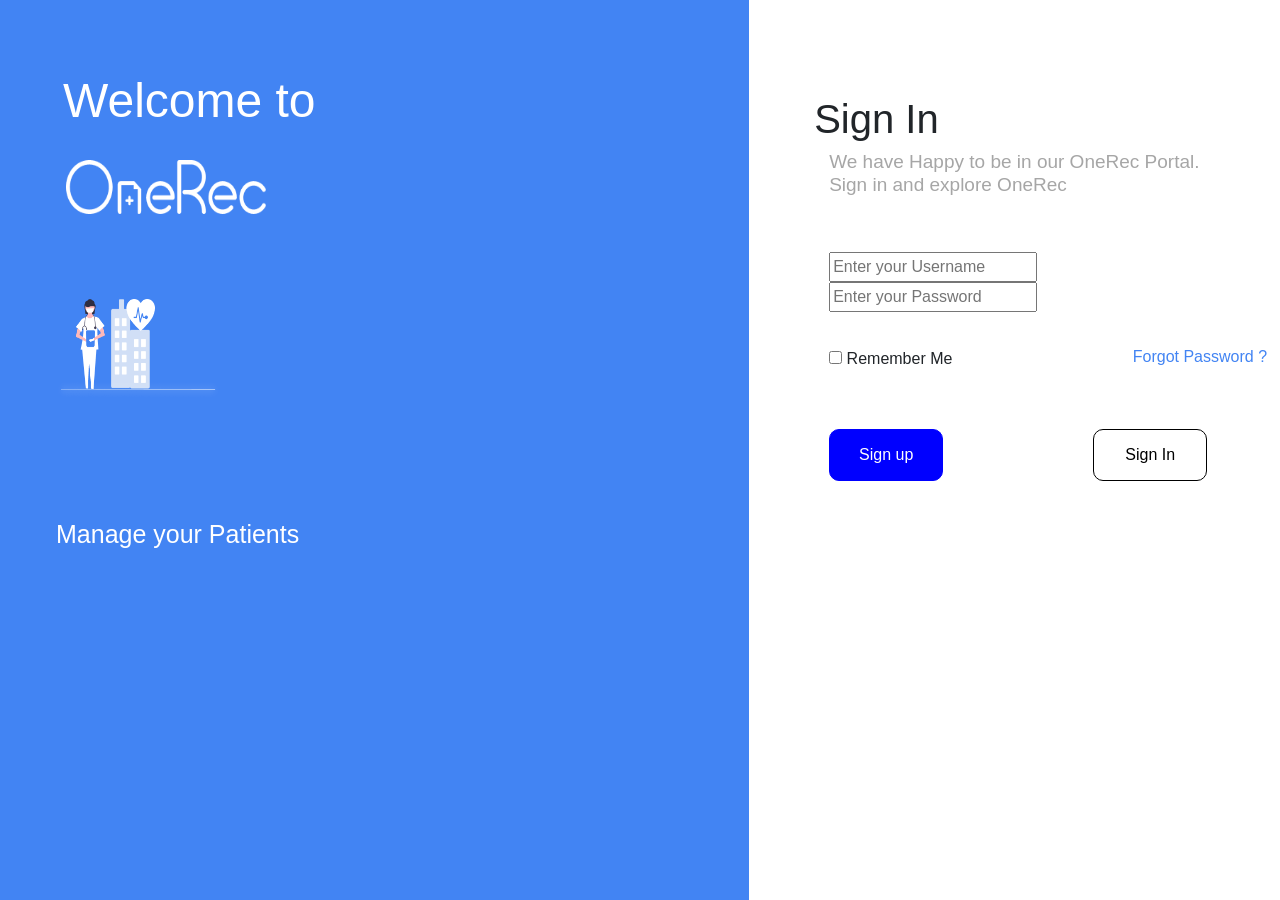
<file: Index.html>
<!DOCTYPE html>

<html>
    
    <head>
         <title>First Page</title>
        <link rel="stylesheet" href="Signin.css">
        <link rel="stylesheet" href="https://cdn.jsdelivr.net/npm/bootstrap@4.4.1/dist/css/bootstrap.min.css" integrity="sha384-Vkoo8x4CGsO3+Hhxv8T/Q5PaXtkKtu6ug5TOeNV6gBiFeWPGFN9MuhOf23Q9Ifjh" crossorigin="anonymous">
    </head>

    <body>
        <div class="row">
            <div class="col-7">
                <h1 class="well">Welcome to</h1>
                <img src="Images/Group 3597.png" class="pic-top"> <br>
                <img src="Images/Group 3599.png" class="pic-down">
                <h3 class="manage">Manage your Patients</h3>
            </div>

            <div class="col-5">
                <h1 class="sign">Sign In</h1>
                <h5 class="text">We have Happy to be in our OneRec Portal. <br> Sign in and explore OneRec</h5>
                <div class="mail">
                    <input type="text" placeholder="Enter your Username" id="user">
                </div>
                <div class="pass">
                   <input type="password" placeholder="Enter your Password" id="pass">
                </div>
                <div class="third">
                    <div>
                         <input type="checkbox" placeholder="remember me"> <span>Remember Me</span>
                    </div>
                   
                    <h6 class="for">Forgot Password ?</h6>
                </div>
                <div class="up">
                    <a href="Signup.html">
                        <button class="sup">Sign up</button>
                    </a>
                    
                    <button onclick="handlesignin()" class="in">Sign In</button>
                </div>

            </div>
        </div>
<!-- <h1>Testing purpose</h1> -->
        <script>
            function handlesignin() {

                let user = document.getElementById("user").value
                let pass = document.getElementById("pass").value

                let signinuser = localStorage.getItem("email")
                let signinpass = localStorage.getItem("password")

                if ( signinuser == user && signinpass == pass) {
                    alert("Login Success")
                    window.location.href="Dashboard.html"
                } 
                else{
                    alert("Login Failed")
                }

            }
        </script>
 
    </body>
</file>
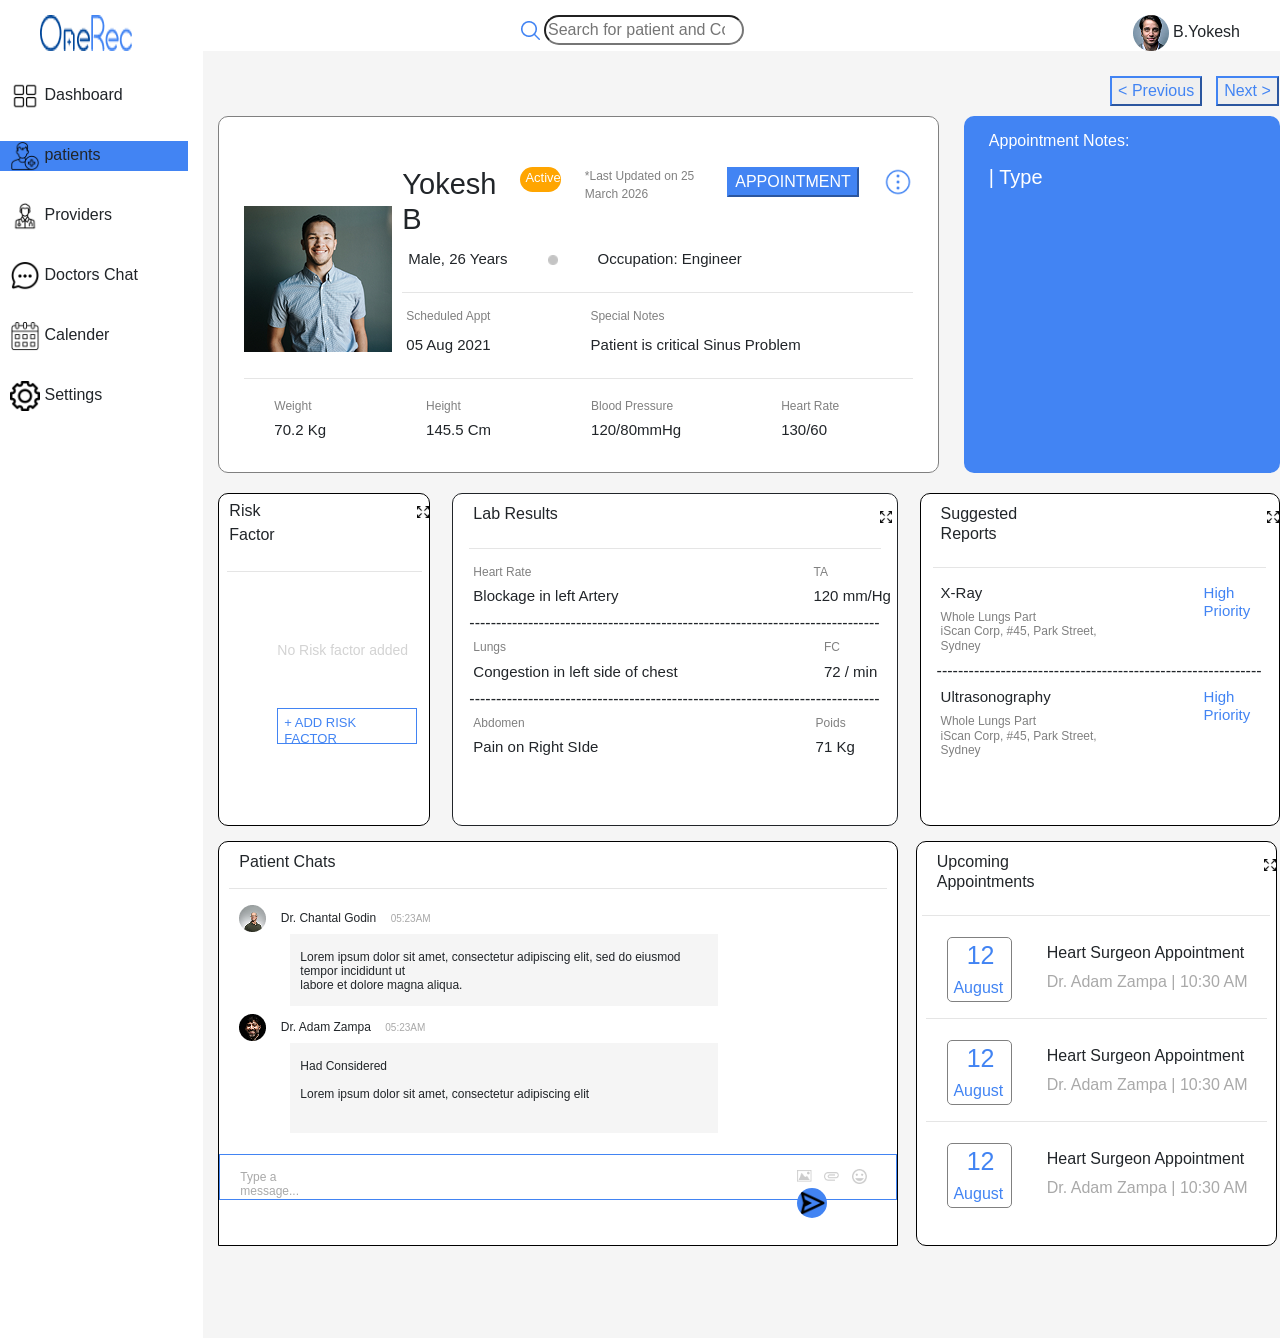
<file: Dashboard.html>
<!DOCTYPE html>
<html>
<head>
    <title>Document</title>
    <link rel="stylesheet" href="Dashboard.css">
    <link rel="stylesheet" href="https://cdn.jsdelivr.net/npm/bootstrap@4.4.1/dist/css/bootstrap.min.css" integrity="sha384-Vkoo8x4CGsO3+Hhxv8T/Q5PaXtkKtu6ug5TOeNV6gBiFeWPGFN9MuhOf23Q9Ifjh" crossorigin="anonymous">

</head>
<body>
      
    <div class="first-top">
         <img src="./Images/Group.png" class="image-top">
         <div>
          <img src="./Images/magnifying-glass (2).png"> 
          <input type="search" placeholder="Search for patient and Consultations" class="search-bar">
         </div>
         <div>
          <img src="./Images/Ellipse 5.png"/> <span class="text-top-first" id="result">B.Yokesh</span>
         </div>

    </div>

    <div class="row">

      <div class="col-2">
        <div style="padding-left: 10px;">
         <img src="./Side-images/dashboard.png" class="img-1"> <span>Dashboard</span>
        </div>

        <div class="second-logo">
              <img src="./Side-images/medical.png" class="img-1"> <span>patients</span>
        </div>
        <div style="padding-left: 10px;">
           <img src="./Side-images/medical-professional.png" class="img-1"> <span>Providers</span>
        </div>

        <div style="padding-left: 10px;">
          <img src="./Side-images/chat-bubble.png" class="img-1"> <span>Doctors Chat</span>
        </div>
         <div style="padding-left: 10px;">
          <img src="./Side-images/schedule.png" class="img-1"> <span>Calender</span>
         </div>
        <div style="padding-left: 10px;">
          <img src="./Side-images/settings.png" class="img-1"> <span>Settings</span>
        </div>
         
         
      </div>

      <div class="col-10">
        <div class="top-button">
          <a href="Signin.html">
               <button class="button">< Previous</button>
          </a>
          
          <button class="button">Next ></button>
        </div>


      <div class="firstline-box">

         <div class="first-box">
            <div class="total-top-1">
              <div class="side-img">
                <img src="./Images/Rectangle 14.png" style="padding-bottom: 10px;">
              </div>
                 <div class="right-top">
                   <div class="second-top">
                     <h1 style="font-size: 29px;">Yokesh B</h1>
                     <!-- <h1 style="font-size: 29px;" id="result"></h1> -->
                     <h6 class="active">Active</h6> <span class="line-1">*Last Updated on 25 March 2026</span>
                     <button class="appointment">APPOINTMENT</button>
                     <img src="./Images/fluent_more-circle-20-regular.png" class="icon">
                   </div>
                  <div class="second-top-2">
                   <h6 class="line-2">Male, 26 Years</h6> 
                   <img src="./Images/Ellipse 2.png" class="dot">
                   <h6 class="line-2">Occupation: Engineer</h6>
                  </div>
                  <hr>
                  <div class="second-top-3">
                    <h6 class="line-1">Scheduled Appt</h6>
                    <h6 class="line-1">Special Notes</h6>
                  </div>
                  <div class="second-top-4">
                    <h6 class="line-2">05 Aug 2021</h6>
                    <h6 class="line-2">Patient is critical Sinus Problem</h6>
                  </div>

                 </div>
             
            </div>

            <hr style="color: black;"">
          <div class="first-box-last">

            <div class="first-box-1">
              <div class="weight">
                <h6 class="line-1">Weight</h6>
                <h6 class="line-2">70.2 Kg</h6>
             </div>
             <div class="height">
                 <h6 class="line-1">Height</h6>
                <h6 class="line-2">145.5 Cm</h6>
             </div>
             <div class="BP">
                 <h6 class="line-1">Blood Pressure</h6>
                <h6 class="line-2">120/80mmHg</h6>
             </div>
             <div class="heart">
                 <h6 class="line-1">Heart Rate</h6>
                <h6 class="line-2">130/60</h6>
             </div>
            </div>
             
        </div>
        </div>

        <div class="second-box">

          <h6 class="secondbox-line">Appointment Notes:</h6>
          <h5 class="secondbox-line">| Type</h5>

        </div>
      </div>

           <div class="line-2-box">
            
              <div class="second-line-box">
                    <div class="line-2-box-1">
                      <label class="Risk">Risk Factor</label>
                      <img src="./Images/expand.png" class="expand-arrow">
                    </div>
                 <hr style="width: 93%; color: black;">
                    <div class="line-2-box-2">
                      <h6 class="msg-risk">No Risk factor added</h6>
                      <h6 class="add">+ ADD RISK FACTOR</h6>
                    </div>
               </div>
             
            <div class="secondline-box-2">
                 <div class="box-2-line-1">
                    <h6>Lab Results</h6>
                    <img src="./Images/expand.png" class="expand-arrow">
                 </div>
                 <hr style="width: 93%;">

                 <div class="box-2-content">
                    <div class="box-2-line-2">
                  
                      <div class="line-2-first">
                           <h6 class="line-1">Heart Rate</h6>
                           <h6 class="line-2">Blockage in left Artery</h6>
                      </div>
                      <div class="line-2-second">
                        <h6 class="line-1">TA</h6>
                        <h6 class="line-2">120 mm/Hg</h6>
                      </div>
                      

                 </div>
                 <h6 class="dotted-line" >-----------------------------------------------------------------------------</h6>
                  <div class="box-2-line-3">
                  
                      <div class="line-2-first">
                           <h6 class="line-1">Lungs</h6>
                           <h6 class="line-2">Congestion in left side of chest</h6>
                      </div>
                      <div class="line-2-second">
                        <h6 class="line-1">FC</h6>
                        <h6 class="line-2">72 / min</h6>
                      </div>
                 </div>
                 <h6 class="dotted-line">-----------------------------------------------------------------------------</h6>
                 <div class="box-2-line-4">
                  
                      <div class="line-2-first">
                           <h6 class="line-1">Abdomen</h6>
                           <h6 class="line-2">Pain on Right SIde</h6>
                      </div>
                      <div class="line-2-second">
                        <h6 class="line-1">Poids</h6>
                        <h6 class="line-2">71 Kg</h6>
                      </div>
                 </div>
                 <h6 class="dotted-line">-----------------------------------------------------------------------------</h6>
                 <div class="box-2-line-4">
                  
                      <div class="line-2-first">
                           <h6 class="line-1">Abdomen</h6>
                           <h6 class="line-2">Pain on Right SIde</h6>
                      </div>
                      <div class="line-2-second">
                        <h6 class="line-1">Poids</h6>
                        <h6 class="line-2">71 Kg</h6>
                      </div>
                 </div>


                 </div>

                 

            </div>
            
            <div class="secondline-box-3">
              <div class="box-3-line-1">
                    <h6>Suggested Reports</h6>
                    <img src="./Images/expand.png" class="expand-arrow">
                 </div>
                 <hr style="width: 93%;">

                 <div class="box-2-content">
                    <div class="box-3-line-2">
                  
                      <div class="line-2-first">
                           <h6 class="line-2">X-Ray</h6>
                           <h6 class="line-1">Whole Lungs Part <br> iScan Corp, #45, Park Street, Sydney</h6>
                           
                      </div>
                      <div class="line-2-second">
                        <h6 class="HP">High Priority</h6>
                        
                      </div>
                      

                 </div>
                 <h6 class="dotted-line" >-------------------------------------------------------------</h6>
                  <div class="box-3-line-2">
                  
                      <div class="line-2-first">
                           <h6 class="line-2">Ultrasonography</h6>
                           <h6 class="line-1">Whole Lungs Part <br> iScan Corp, #45, Park Street, Sydney</h6>
                      </div>
                      <div class="line-2-second">
                        <h6 class="HP">High Priority</h6>
                        
                      </div>
                 </div>
                 <h6 class="dotted-line">-------------------------------------------------------------</h6>
                 <div class="box-3-line-3">
                  
                      <div class="line-2-first">
                           <h6 class="line-2">Abdomen Scan</h6>
                           <h6 class="line-1">Whole Lungs Part <br> iScan Corp, #45, Park Street, Sydney</h6>
                      </div>
                      <div class="line-2-second">
                        <h6 class="HP">High Priority</h6>
                      
                      </div>
                 </div>
                 <h6 class="dotted-line">-------------------------------------------------------------</h6>
                 
                 </div>


            </div>

            
              
            </div>

            <div class="line-3">
                 <div class="chat-box">
                   <div class="chat-box-line1">
                      <h6 class="chat-box-top">Patient Chats</h6>
                   </div>
             <hr style="width: 97%;">
                  <div class="chat-box-line2">
                        <div class="chat-1">
                              <img src="./Images/Ellipse 3.png" > <span class="name-1">Dr. Chantal Godin</span> <span class="time-1">05:23AM</span>
                              <h6 class="chat-content">Lorem ipsum dolor sit amet, consectetur adipiscing elit, sed do eiusmod tempor incididunt ut <br>labore et dolore magna aliqua. </h6>             
                         </div>
                   </div>
             <div class="chat-box-line3">
                 <div class="chat-1">
                    <img src="./Images/Ellipse 4.png" > <span class="name-1">Dr. Adam Zampa</span> <span class="time-1">05:23AM</span>
                    <h6 class="chat-content-2">Had Considered <br> <br>Lorem ipsum dolor sit amet, consectetur adipiscing elit </h6>             
                 </div>
             </div>
             <div class="text-space">
                  <div>
                     <h6 class="msg">Type a message...</h6>
                  </div>
                 <div class="chat-icons">
                      <img src="./chat/picture.png" class="pic">
                      <img src="./chat/attachment-clip.png" class="pic">
                      <img src="./chat/emoticon-with-happy-face.png" class="pic">
                      <img src="./chat/send.png" class="send-button">
                 </div>
              
              
             </div>


          
          </div>

            <div class="upcoming">
              
                   <div class="appointment-box-line-1">
                    <h6>Upcoming Appointments</h6>
                    <img src="./Images/expand.png" class="expand-arrow">
                 </div>
              <hr style="width: 97%;">
              <div class="appointment-box-scroll">
                  <div class="appointment-box-line-2">
                 <div class="date-box">
                    <h6 style="font-size: 25px;padding-left: 30%;margin-top: 2px;">12</h6>
                    <h6 style="padding-left: 9%;">August</h6>
                 </div>
                 <div class="appointment-detail">
                    <h6>Heart Surgeon Appointment</h6>
                    <label style="color: darkgray;">Dr. Adam Zampa | 10:30 AM</label>
                 </div>
              </div>
               <hr style="width: 95%;">
              <div class="appointment-box-line-2">
                 <div class="date-box">
                    <h6 style="font-size: 25px;padding-left: 30%;margin-top: 2px;">12</h6>
                    <h6 style="padding-left: 9%;">August</h6>
                 </div>
                 <div class="appointment-detail">
                    <h6>Heart Surgeon Appointment</h6>
                    <label style="color: darkgray;">Dr. Adam Zampa | 10:30 AM</label>
                 </div>
              </div>
               <hr style="width: 95%;">
               <div class="appointment-box-line-2">
                 <div class="date-box">
                    <h6 style="font-size: 25px;padding-left: 30%;margin-top: 2px;">12</h6>
                    <h6 style="padding-left: 9%;">August</h6>
                 </div>
                 <div class="appointment-detail">
                    <h6>Heart Surgeon Appointment</h6>
                    <label style="color: darkgray;">Dr. Adam Zampa | 10:30 AM</label>
                 </div>
              </div>
              </div>
              
               


            </div>
             </div>

        



            </div>
            
      
        
        
       
      </div>

    </div>
    
    <!-- <script>
      let first = localStorage.getItem("fname");
        let last = localStorage.getItem("lname");

        
        document.getElementById("result").innerText = first + " " + last;
    </script> -->


     
</body>
</html>
</file>
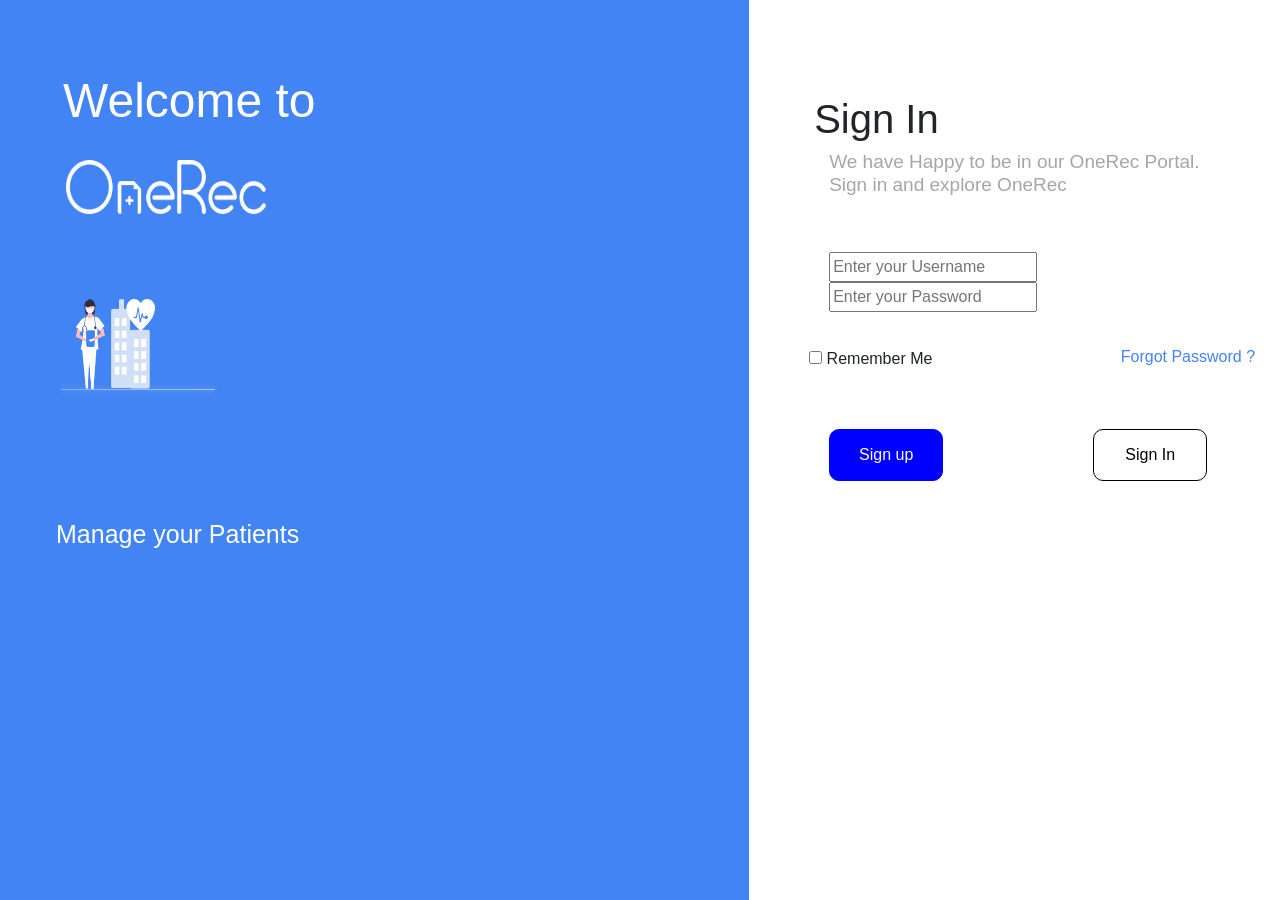
<file: First page.html>
<!DOCTYPE html>

<html>
    
    <head>
         <title>First Page</title>
        <link rel="stylesheet" href="First page.css">
        <link rel="stylesheet" href="https://cdn.jsdelivr.net/npm/bootstrap@4.4.1/dist/css/bootstrap.min.css" integrity="sha384-Vkoo8x4CGsO3+Hhxv8T/Q5PaXtkKtu6ug5TOeNV6gBiFeWPGFN9MuhOf23Q9Ifjh" crossorigin="anonymous">
    </head>

    <body>
        <div class="row">
            <div class="col-7">
                <h1 class="well">Welcome to</h1>
                <img src="Images/Group 3597.png" class="pic-top"> <br>
                <img src="Images/Group 3599.png" class="pic-down">
                <h3 class="manage">Manage your Patients</h3>
            </div>

            <div class="col-5">
                <h1 class="sign">Sign In</h1>
                <h5 class="text">We have Happy to be in our OneRec Portal. <br> Sign in and explore OneRec</h5>
                <div class="mail">
                    <input type="text" placeholder="Enter your Username" id="user">
                </div>
                <div class="pass">
                   <input type="password" placeholder="Enter your Password" id="pass">
                </div>
                <div class="third">
                    <div>
                         <input type="checkbox" placeholder="remember me"> <span>Remember Me</span>
                    </div>
                   
                    <h6 class="for">Forgot Password ?</h6>
                </div>
                <div class="up">
                    <button class="sup">Sign up</button>
                    <button onclick="handlesignin()" class="in">Sign In</button>
                </div>

            </div>
        </div>
<!-- <h1>Testing purpose</h1> -->
        <script>
            function handlesignin() {

                let user = document.getElementById("user").value
                let pass = document.getElementById("pass").value

                let signinuser = localStorage.getItem("email")
                let signinpass = localStorage.getItem("password")

                if ( signinuser == user && signinpass == pass) {
                    alert("Login Success")
                    window.location.href="Dashboard.html"
                } 
                else{
                    alert("Login Failed")
                }

            }
        </script>
 
    </body>
</file>
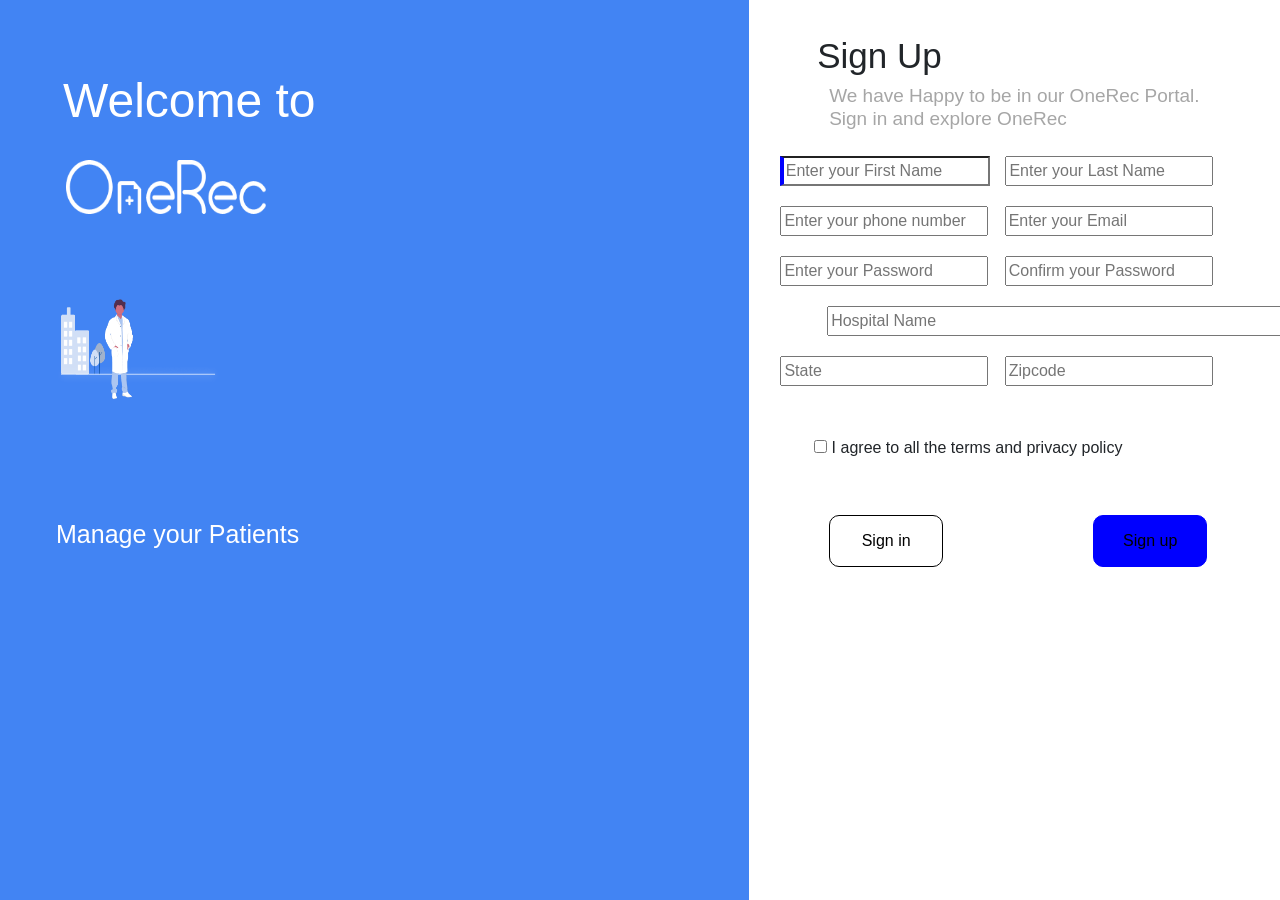
<file: Second.html>
<!DOCTYPE html>
<head>
    <title>Signup</title>
    <link rel="stylesheet" href="Second.css">
        <link rel="stylesheet" href="https://cdn.jsdelivr.net/npm/bootstrap@4.4.1/dist/css/bootstrap.min.css" integrity="sha384-Vkoo8x4CGsO3+Hhxv8T/Q5PaXtkKtu6ug5TOeNV6gBiFeWPGFN9MuhOf23Q9Ifjh" crossorigin="anonymous">
</head>

<body>
     <div class="row">
            <div class="col-7">
                <h1 class="well">Welcome to</h1>
                <img src="Images/Group 3597.png" class="pic-top"> <br>
                <img src="Images/Group 3600.png" class="pic-down">
                <h3 class="manage">Manage your Patients</h3>
            </div>
            <div class="col-5">
                <h1 class="sign">Sign Up</h1>
                <h5 class="text">We have Happy to be in our OneRec Portal. <br> Sign in and explore OneRec</h5>

              <div class="name">
                <input type="text" placeholder="Enter your First Name" id="fname" class="firstname">
               <input type="text" placeholder="Enter your Last Name" id="lname"> 

              </div>
                <div class="mail">
                    <input type="number" placeholder="Enter your phone number" id="num">
               <input type="text" placeholder="Enter your Email" id="mail"> 

                </div>
               
                <div class="pass">
                   <input type="password" placeholder="Enter your Password" id="pass">
                   <input type="password" placeholder="Confirm your Password" id="pass2">  

                </div>

               <input type="text" placeholder="Hospital Name" id="hname" class="hospital">

               <div class="state">
                 <input type="text" placeholder="State" id="state" >
                 <input type="number" placeholder="Zipcode" id="zip">
 
               </div>
               
               <div class="privacy">
                  <!-- <img src="Images/Rectangle 5.png" class="btn"> <span>I agree to all the terms and privacy policy</span> -->
                   <input type="checkbox" placeholder="I agree to all the terms and privacy policy"> <span>I agree to all the terms and privacy policy</span>
                </div>

                <div class="up">
                    <button class="sup">Sign in</button>
                    <button onclick="handlesignup()" class="in">Sign up</button>
                </div>

                 
            </div>
        </div>
        <script>
            function handlesignup() {

                let fname = document.getElementById("fname").value
                let lname = document.getElementById("lname").value
                let num = document.getElementById("num").value
                let mail = document.getElementById("mail").value
                let pass = document.getElementById("pass").value
                let cpass = document.getElementById("pass2").value
                let hospital = document.getElementById("hname").value
                let state = document.getElementById("state").value
                let zip = document.getElementById("zip").value
                

                if(fname == "" || lname == "" || num == "" || mail == "" || pass == "" || cpass == "" || hname == "" || state == "" || zip == ""){
                    alert("fill all the details")
            
                }
                eleseif (pass == cpass){
                    alert ("Password is not matching")
                }
                else{
                    localStorage.setItem("email" , mail)
                    localStorage.setItem("password" , cpass)
                    alert("Signup Success")
                    window.location.href="First page.html"
                }

            }
        </script>
</body>
</file>
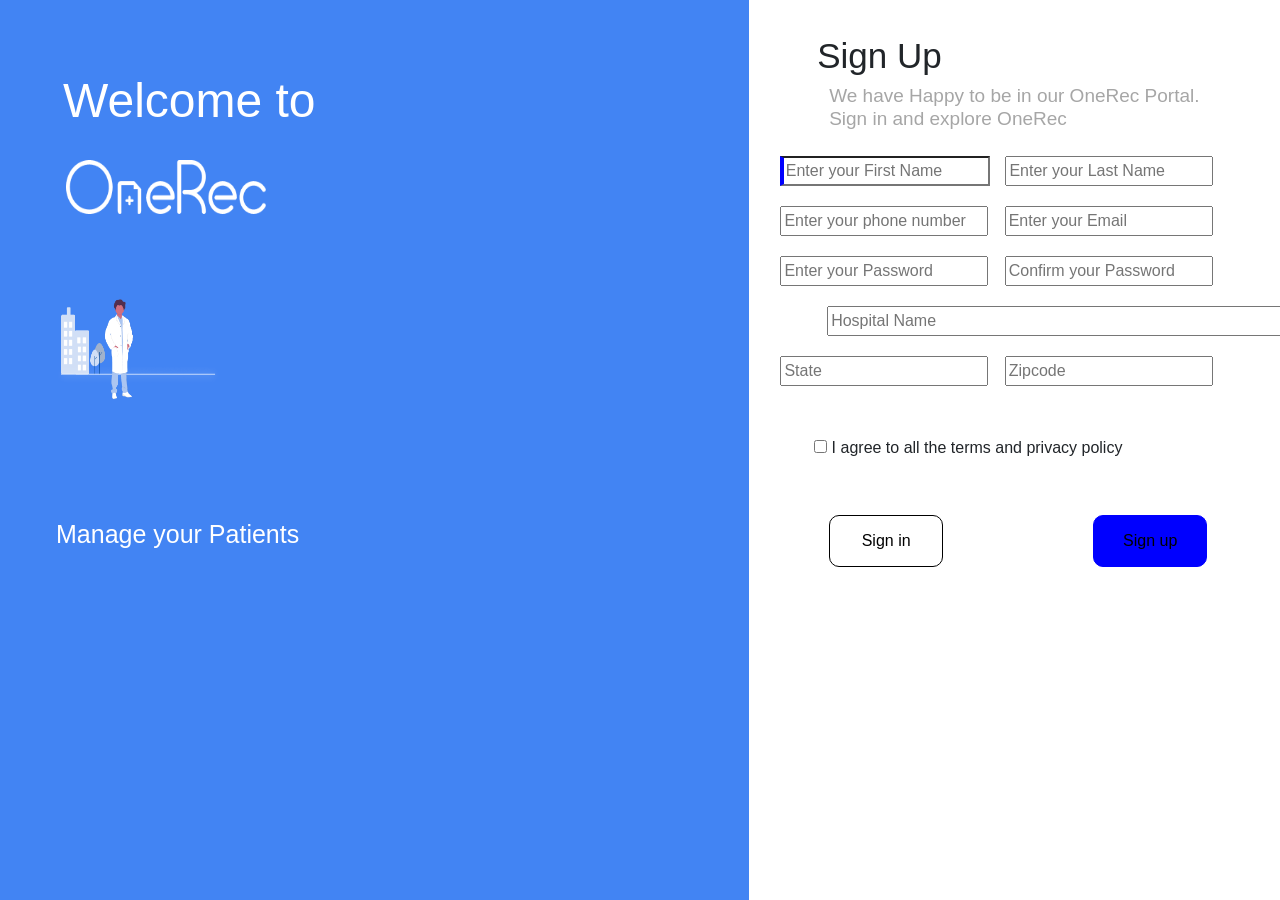
<file: Signup.html>
<!DOCTYPE html>
<head>
    <title>Signup</title>
    <link rel="stylesheet" href="Signup.css">
        <link rel="stylesheet" href="https://cdn.jsdelivr.net/npm/bootstrap@4.4.1/dist/css/bootstrap.min.css" integrity="sha384-Vkoo8x4CGsO3+Hhxv8T/Q5PaXtkKtu6ug5TOeNV6gBiFeWPGFN9MuhOf23Q9Ifjh" crossorigin="anonymous">
</head>

<body>
     <div class="row">
            <div class="col-7">
                <h1 class="well">Welcome to</h1>
                <img src="Images/Group 3597.png" class="pic-top"> <br>
                <img src="Images/Group 3600.png" class="pic-down">
                <h3 class="manage">Manage your Patients</h3>
            </div>
            <div class="col-5">
                <h1 class="sign">Sign Up</h1>
                <h5 class="text">We have Happy to be in our OneRec Portal. <br> Sign in and explore OneRec</h5>

              <div class="name">
                <input type="text" placeholder="Enter your First Name" id="fname" class="firstname">
               <input type="text" placeholder="Enter your Last Name" id="lname"> 

              </div>
                <div class="mail">
                    <input type="number" placeholder="Enter your phone number" id="num">
               <input type="text" placeholder="Enter your Email" id="mail"> 

                </div>
               
                <div class="pass">
                   <input type="password" placeholder="Enter your Password" id="pass">
                   <input type="password" placeholder="Confirm your Password" id="pass2">  

                </div>

               <input type="text" placeholder="Hospital Name" id="hname" class="hospital">

               <div class="state">
                 <input type="text" placeholder="State" id="state" >
                 <input type="number" placeholder="Zipcode" id="zip">
 
               </div>
               
               <div class="privacy">
                  <!-- <img src="Images/Rectangle 5.png" class="btn"> <span>I agree to all the terms and privacy policy</span> -->
                   <input type="checkbox" placeholder="I agree to all the terms and privacy policy"> <span>I agree to all the terms and privacy policy</span>
                </div>

                <div class="up">
                    <button class="sup">Sign in</button>
                    <button onclick="handlesignup()" class="in">Sign up</button>
                </div>

                 
            </div>
        </div>
        <script>
            function handlesignup() {

                let fname = document.getElementById("fname").value
                let lname = document.getElementById("lname").value
                let num = document.getElementById("num").value
                let mail = document.getElementById("mail").value
                let pass = document.getElementById("pass").value
                let cpass = document.getElementById("pass2").value
                let hospital = document.getElementById("hname").value
                let state = document.getElementById("state").value
                let zip = document.getElementById("zip").value
                

                if(fname == "" || lname == "" || num == "" || mail == "" || pass == "" || cpass == "" || hname == "" || state == "" || zip == ""){
                    alert("fill all the details")
            
                }
                else if (pass != cpass){
                    alert ("Password is not matching")
                }else if ( num.length != 10 ){
                    alert("Number should be in 10 digits")
                }
                else{
                    localStorage.setItem("email" , mail)
                    localStorage.setItem("password" , cpass)
                    localStorage.setItem("fname",fname )
                    localStorage.setItem("lname" , lname)
                    alert("Signup Success")
                    window.location.href="Signin.html"
                }

            }
        </script>
</body>
</file>
<file: Signin.css>
.col-7{
    background-color: #4284F3;
    height: 100vh;

}
.well{
    font-size: 48px;
    font-family: sans-serif;
    color: white;
        margin-top: 72px;
    margin-left: 63px;
}

.pic-top{
        margin-top: 22px;
    margin-left: 66px;
        width: 200px;
    height: 54px;
}

.pic-down {
        margin-top: 85px;
    margin-left: 54px;
        width: 23%;
    height: 100px;
}

.manage{
    font-family: sans-serif;
    font-size: 25px;
    color: white;
    margin-left: 56px;
    margin-top: 120px;
}
.sign{
    font-family: sans-serif;
    margin-top: 95px;
    margin-left: 50px;
}
.text{
    color: #A6A6A6;
    margin-left: 65px;
    font-size: 19px;
}
.mail{
    
    margin-top: 55px;
    margin-left: 65px;
}
.pass{
     
    margin-left: 65px;
}
.third{
    display: flex;
    gap: 40%;
    margin-left: 65px;
    margin-top: 35px;
}
.for{
    color:#4284F3;
}
.sup{
    border: 1px solid blue;
    background-color: blue;
    color: white;
    width: 114px;
    padding: 13px;
    border-radius: 10px;
}

.in{
    border: 1px solid black;
    background-color: white;
    width: 114px;
    padding: 13px;
    border-radius: 10px;
}
.up{
    display: flex;
    gap: 150px;
    margin-top: 55px;
    margin-left: 65px;
}

.sup:hover{
    background-color: darkblue;
    color: white;
    border-radius: 60px;
}

.in:hover {
    background-color:beige;
    color: black;
    border-radius: 60px;
}

.btn:hover{
    cursor: pointer;
}

.for:hover{
    color: darkblue;
    cursor: pointer;
}

.mailad{
   color: #A6A6A6;
}
.password{
    color: #A6A6A6;
}
</file>
<file: Dashboard.css>
.first-top{
        display: flex;
    justify-content: space-between;
    margin-top: 15px;
    margin-left: 40px;
    margin-right: 40px;
}

.text-top-first{
    font-family: sans-serif;
}


.img-1{
    width: 30px;
}
.second-logo{
    background-color: #4284F3;
    padding-left: 10px;
}

.col-2{
    margin-top: 30px;
        display: flex;
    flex-direction: column;
    gap: 30px;
    height: 90vh;
}
.col-10{
    background-color: whitesmoke;
    height: 143vh;
}
.button{
    color: #4284F3;
    border-color:#4284F3 ;
    
}
.top-button{
    display: flex;
    gap: 14px;
    margin-top: 25px;
    margin-left: 84%;
}

.second-top{
    display: flex;
        gap: 24px;
    margin-top: 25px;
}
.icon{
    height: 30px
}
.active{
       padding-top: 3px;
    background-color: orange;
    height: 25px;
    border-radius: 13px;
    width: 50px;
    color: white;
    font-size: 13px;
    padding-left: 5px;
}

.second-top-2{
    display: flex;
    margin-left: 6px;
    gap: 40px;
    margin-top: 5px;
    font-family: sans-serif;
}

.second-top-3{
    display: flex;
        margin-left: 4px;
    gap: 100px;
    margin-top: 10px;
    font-family: sans-serif;
}

.second-top-4{
  display: flex;
        margin-left: 4px;
    gap: 100px;  
    margin-top: 5px; 
    font-family: sans-serif;
}

.dot{
    width: 10px;
    height: 10px;
    margin-top: 5px;
}
.total-top-1{
    display: flex;
    gap: 10px;
    align-items: end;
}
.appointment{
    background-color: #4284F3;
    height: fit-content;
    color: white;
    border-color: #4284F3;
}
.search-bar{
    width: 200px;
    border-radius: 15px;
}


.first-box{
    border: 1px solid gray;
    width: fit-content;
    border-radius: 10px;
    padding: 25px;
    background-color: white;
}

.line-1{
    font-family: sans-serif;
    font-size: 12px;
    color: gray;
}

.line-2{
    font-family: sans-serif;
    font-size: 15px;
}

.first-box-last{
    margin-left: 30px;
}
.second-box{
    background-color: #4284F3;
    width: 34%;
    border-radius: 10px;
}

.firstline-box
{
    display: flex;
    gap: 25px;
    margin-top: 10px;
}

.secondbox-line{
    margin-left: 25px;
    margin-top: 15px;
    color: white;

}

.height{
    display: flex;
    flex-direction: column;
}
.weight {
    display: flex;
    flex-direction: column;
}
.BP{
     display: flex;
    flex-direction: column;
}
.heart{
     display: flex;
    flex-direction: column;
}
.first-box-1{
    display: flex;
    gap: 100px;
    margin-top: 20px;
}

.expand-arrow{
    height: 12px;
    margin-top: 7px;
}
.second-line-box{
    background-color: white;
    width: 20%;
    height: 37vh;
    margin-top: 20px;
    border: 1px solid black;
    border-radius: 10px;
}

.line-2-box-1{
    display: flex;
    gap: 137px;
    margin-top: 5px;
    margin-left: 10px;
}
.msg-risk{
    font-size: 14px;
    color: lightgrey;
}

.line-2-box-2{
      margin-left: 58px;
    margin-top: 70px;
}
.add{
        font-size: 13px;
        color: #4284F3;
    margin-left: 0px;
    margin-top: 49px;
    border: 1px solid #4284F3;
    width: 140px;
    height: 4vh;
    padding: 6px;
}

.secondline-box-2{
    background-color: white;
    width: 42%;
    height: 37vh;
    border: 1px solid;
    border-radius: 10px;
    
}

.line-2-box{
     display: flex;
    align-items: end;
    gap: 22px;
}   
.box-2-line-1{
    display: flex;
    gap: 76%;
    margin-left: 20px;
    margin-top: 10px;
}

.line-2-first{
    display: flex;
    flex-direction: column;
    margin-left: 20px;
}
.box-2-line-2{
    display: flex;
    gap: 44%;
}

.box-2-line-3{
    display: flex;
    gap: 33%;
}

.box-2-line-4{
    display: flex;
    gap: 49%;
}

.dotted-line{
    margin-left: 16px;
}

.box-2-content{
    display: flex;
    flex-direction: column;
    overflow-y: scroll;
    height: 190px;
}



.secondline-box-3{
    background-color: white;
        width: 34%;
    height: 37vh;
    border-radius: 10px;
    border: 1px solid black;
}

.box-3-line-1{
    display: flex;
    gap: 59%;
    margin-left: 20px;
    margin-top: 10px;
}

.box-3-line-2{
    display: flex;
    gap: 22%;
}

.box-3-line-3{
    display: flex;
    gap: 23%;
}

.HP{
    color: #4284F3;
    font-family: sans-serif;
    font-size: 15px;
    cursor: pointer;
}

.chat-box{
    background-color: white;
    width: 64%;
    height: 45vh;
    margin-top: 15px;
    border: 1px solid black;
    border-top-left-radius: 10px;
    border-top-right-radius: 10px;
}

.chat-box-top{
    margin-top: 10px;
    margin-left: 20px;
    font-family: sans-serif;
}

.chat-1{
    margin-left: 20px;
}
.name-1{
    margin-left: 10px;
    font-family: sans-serif;
    font-size: 12px;
}
.time-1{
        margin-left: 10px;
    font-size: 10px;
    font-family: sans-serif;
    color: darkgrey;
}
.chat-content{
        background-color: whitesmoke;
    width: 65%;
    height: 8vh;
    border: 1px solid whitesmoke;
    margin-top: 2px;
    margin-left: 51px;
    font-size: 12px;
    font-family: sans-serif;
    padding-top: 15px;
    padding-left: 9px;
}
.chat-content-2{
        background-color: whitesmoke;
    width: 65%;
    height: 10vh;
    border: 1px solid whitesmoke;
    margin-top: 2px;
    margin-left: 51px;
    font-size: 12px;
    font-family: sans-serif;
    padding-top: 15px;
    padding-left: 9px;
}
.text-space{
        border: 1px solid #4284F3;
    height: 46px;
    margin-top: 21px;
    background-color: white;
    display: flex;
    gap: 70%;
    align-items: baseline;
}
.msg{
        font-size: 12px;
    font-family: sans-serif;
    margin-left: 20px;
    margin-top: 15px;
    color: darkgray;
}
.send-button{
    width: 30px;
    background: #4284F3;
    border-radius: 17px;
}
.pic{
        width: 15px;
    margin-right: 8px;
}

.upcoming{
     background-color: white;
        width: 34%;
    height: 45vh;
    border-radius: 10px;
    border: 1px solid black;
}

.line-3{
    display: flex;
    align-items: end;
    gap: 18px;
}

.appointment-box-line-1{
    display: flex;
    gap: 47%;
    margin-left: 20px;
    margin-top: 10px;
}
.date-box{
    border: 1px solid gray;
    border-radius: 5px;
    width: 65px;
    height: 65px;
    margin-left: 30px;
    margin-top: 5px;
    color: #4284F3;
    display: flex;
    flex-direction: column;
}
.appointment-box-line-2{
        display: flex;
    align-items: end;
    gap: 35px;
}
.appointment-box-scroll{
    display: flex;
    flex-direction: column;
    height: 34vh;
    overflow-y: scroll;
}
</file>
<file: First page.css>
.col-7{
    background-color: #4284F3;
    height: 100vh;

}
.well{
    font-size: 48px;
    font-family: sans-serif;
    color: white;
        margin-top: 72px;
    margin-left: 63px;
}

.pic-top{
        margin-top: 22px;
    margin-left: 66px;
        width: 200px;
    height: 54px;
}

.pic-down {
        margin-top: 85px;
    margin-left: 54px;
        width: 23%;
    height: 100px;
}

.manage{
    font-family: sans-serif;
    font-size: 25px;
    color: white;
    margin-left: 56px;
    margin-top: 120px;
}
.sign{
    font-family: sans-serif;
    margin-top: 95px;
    margin-left: 50px;
}
.text{
    color: #A6A6A6;
    margin-left: 65px;
    font-size: 19px;
}
.mail{
    
    margin-top: 55px;
    margin-left: 65px;
}
.pass{
     
    margin-left: 65px;
}
.third{
    display: flex;
    gap: 40%;
    margin-left: 45px;
    margin-top: 35px;
}
.for{
    color:#4284F3;
}
.sup{
    border: 1px solid blue;
    background-color: blue;
    color: white;
    width: 114px;
    padding: 13px;
    border-radius: 10px;
}

.in{
    border: 1px solid black;
    background-color: white;
    width: 114px;
    padding: 13px;
    border-radius: 10px;
}
.up{
    display: flex;
    gap: 150px;
    margin-top: 55px;
    margin-left: 65px;
}

.sup:hover{
    background-color: darkblue;
    color: white;
    border-radius: 60px;
}

.in:hover {
    background-color:beige;
    color: black;
    border-radius: 60px;
}

.btn:hover{
    cursor: pointer;
}

.for:hover{
    color: darkblue;
    cursor: pointer;
}

.mailad{
   color: #A6A6A6;
}
.password{
    color: #A6A6A6;
}
</file>
<file: Second.css>
.col-7{
    background-color: #4284F3;
    height: 100vh;
}
.well{
    font-size: 48px;
    font-family: sans-serif;
    color: white;
        margin-top: 72px;
    margin-left: 63px;
}

.pic-top{
        margin-top: 22px;
    margin-left: 66px;
        width: 200px;
    height: 54px;
}

.pic-down {
        margin-top: 85px;
    margin-left: 54px;
        width: 23%;
    height: 100px;
}

.manage{
    font-family: sans-serif;
    font-size: 25px;
    color: white;
    margin-left: 56px;
    margin-top: 120px;
}
.sign{
    font-family: sans-serif;
    margin-top: 35px;
    margin-left: 53px;
    font-size: 35px;
}
.text{
    color: #A6A6A6;
    margin-left: 65px;
    font-size: 19px;
}

.name{
        display: flex;
    justify-content: space-evenly;
    margin-right: 51px;
    margin-top: 25px;
}
.mail{
        display: flex;
    justify-content: space-evenly;
    margin-right: 51px;
    margin-top: 20px;
}
.pass{
     display: flex;
    justify-content: space-evenly;
    margin-right: 51px;
    margin-top: 20px;
}
.hospital{
    margin-left: 63px;
    margin-top: 20px;
    width: 60vh;
}
.state{
    display: flex;
    justify-content: space-evenly;
    margin-right: 51px;
    margin-top: 20px;
}

.privacy{
        margin-left: 50px;
    margin-top: 50px;
}

.in{
    border: 1px solid blue;
    background-color: blue;

    width: 114px;
    padding: 13px;
    border-radius: 10px;
}

.sup{
    border: 1px solid black;
    background-color: white;
    width: 114px;
    padding: 13px;
    border-radius: 10px;
}
.up{
    display: flex;
    gap: 150px;
    margin-top: 55px;
    margin-left: 65px;
}

.in:hover{
    background-color: darkblue;
    color: white;
    border-radius: 60px;
}

.sup:hover {
    background-color:beige;
    color: blac;
    border-radius: 60px;
}

.btn:hover{
   cursor: pointer;
}

.firstname{
    border-left: 4px solid blue;
}
</file>
<file: Signup.css>
.col-7{
    background-color: #4284F3;
    height: 100vh;
}
.well{
    font-size: 48px;
    font-family: sans-serif;
    color: white;
        margin-top: 72px;
    margin-left: 63px;
}

.pic-top{
        margin-top: 22px;
    margin-left: 66px;
        width: 200px;
    height: 54px;
}

.pic-down {
        margin-top: 85px;
    margin-left: 54px;
        width: 23%;
    height: 100px;
}

.manage{
    font-family: sans-serif;
    font-size: 25px;
    color: white;
    margin-left: 56px;
    margin-top: 120px;
}
.sign{
    font-family: sans-serif;
    margin-top: 35px;
    margin-left: 53px;
    font-size: 35px;
}
.text{
    color: #A6A6A6;
    margin-left: 65px;
    font-size: 19px;
}

.name{
        display: flex;
    justify-content: space-evenly;
    margin-right: 51px;
    margin-top: 25px;
}
.mail{
        display: flex;
    justify-content: space-evenly;
    margin-right: 51px;
    margin-top: 20px;
}
.pass{
     display: flex;
    justify-content: space-evenly;
    margin-right: 51px;
    margin-top: 20px;
}
.hospital{
    margin-left: 63px;
    margin-top: 20px;
    width: 60vh;
}
.state{
    display: flex;
    justify-content: space-evenly;
    margin-right: 51px;
    margin-top: 20px;
}

.privacy{
        margin-left: 50px;
    margin-top: 50px;
}

.in{
    border: 1px solid blue;
    background-color: blue;

    width: 114px;
    padding: 13px;
    border-radius: 10px;
}

.sup{
    border: 1px solid black;
    background-color: white;
    width: 114px;
    padding: 13px;
    border-radius: 10px;
}
.up{
    display: flex;
    gap: 150px;
    margin-top: 55px;
    margin-left: 65px;
}

.in:hover{
    background-color: darkblue;
    color: white;
    border-radius: 60px;
}

.sup:hover {
    background-color:beige;
    color: black;
    border-radius: 60px;
}

.btn:hover{
   cursor: pointer;
}

.firstname{
    border-left: 4px solid blue;
}
</file>
